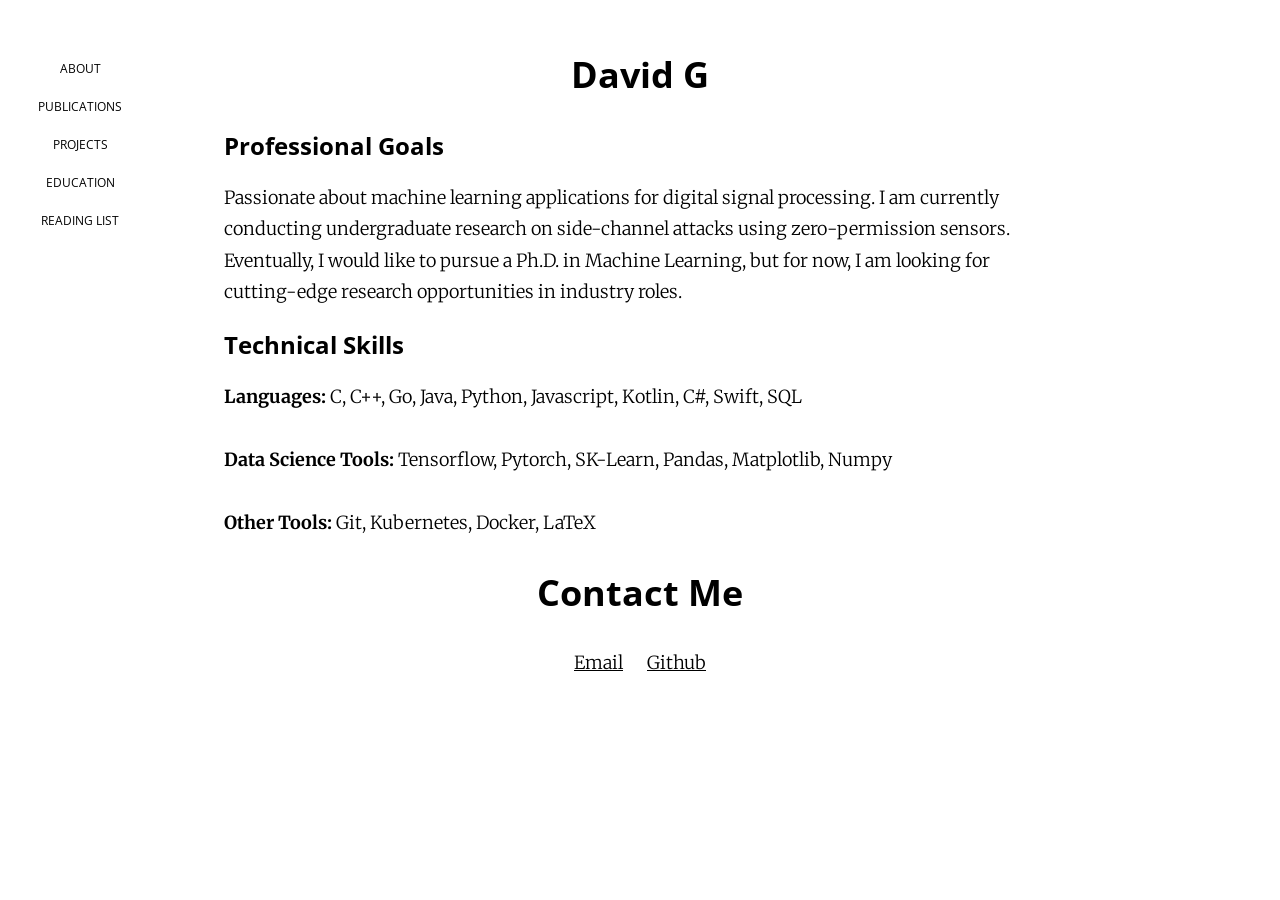
<file: index.html>
<html>
	<head>
		<meta charset="utf-8">
		<meta name="viewport" content="width=device-width">
		<meta name="viewport" content="height=device-height">
		<meta http-equiv="Content-Type" content="text/html; charset=utf-8">
		<title>David G</title>
		<link rel="stylesheet" href="css/style.css" type="text/css" media="screen">
		<link rel="apple-touch-icon" sizes="180x180" href="images/apple-touch-icon.png">
		<link rel="icon" type="image/png" sizes="32x32" href="images/favicon-32x32.png">
		<link rel="icon" type="image/png" sizes="16x16" href="images/favicon-16x16.png">
		<link rel="manifest" href="images/site.webmanifest">
		<link href='http://fonts.googleapis.com/css?family=Waiting+for+the+Sunrise' rel='stylesheet' type='text/css'>
		<link href='http://fonts.googleapis.com/css?family=Merriweather:300,400,700,400italic' rel='stylesheet' type='text/css'>
		<link href='http://fonts.googleapis.com/css?family=Open+Sans:400,700' rel='stylesheet' type='text/css'>
	</head>

	<body>
		<div class="scroll-menu">
			<a href="index.html" class="scroll-links">About</a>
			<a href="publications.html" class="scroll-links">Publications</a>
			<a href="projects.html" class="scroll-links">Projects</a>
			<a href="education.html" class="scroll-links">Education</a>
			<a href="reading.html" class="scroll-links">Reading List</a>
		</div>
		<section class="content" id="portfolio">
		
<!----------------------------------------------------ABOUT-ME START--------------------------------------------------------------------------------------->
			<h1 class="heading" id="about" name="about">David G</h1>
			<h2>Professional Goals</h2>
			<p class="subheader">
				Passionate about machine learning applications for digital signal processing. I am currently conducting undergraduate research on side-channel attacks using zero-permission sensors. Eventually, I would like to pursue a Ph.D. in Machine Learning, but for now, I am looking for cutting-edge research opportunities in industry roles.
			</p>

<!----------------------------------------------------ABOUT-ME END--------------------------------------------------------------------------------------->

<!----------------------------------------------------SKILLS START---------------------------------------------------------------------------------------->				
			<h2 class="heading" id="skills" name="skills">Technical Skills</h2>
			<div class="item">
					<div><b>Languages:</b> C, C++, Go, Java, Python, Javascript, Kotlin, C#, Swift, SQL</div>
					<br>
					<div><b>Data Science Tools:</b> Tensorflow, Pytorch, SK-Learn, Pandas, Matplotlib, Numpy</div>
					<br>
					<div><b>Other Tools:</b> Git, Kubernetes, Docker, LaTeX</div>
				</div>
<!----------------------------------------------------SKILLS END---------------------------------------------------------------------------------------->			

			<h1 class="heading" id="contact" name="contact">Contact Me</h1>
			<p class="contacts">
				<a href="mailto:dgary416@gmail.com">Email</a>
				<a href="https://github.com/david-UTU" target="_blank">Github</a>
			</p>
		</section>
	</body>
</html>
</file>
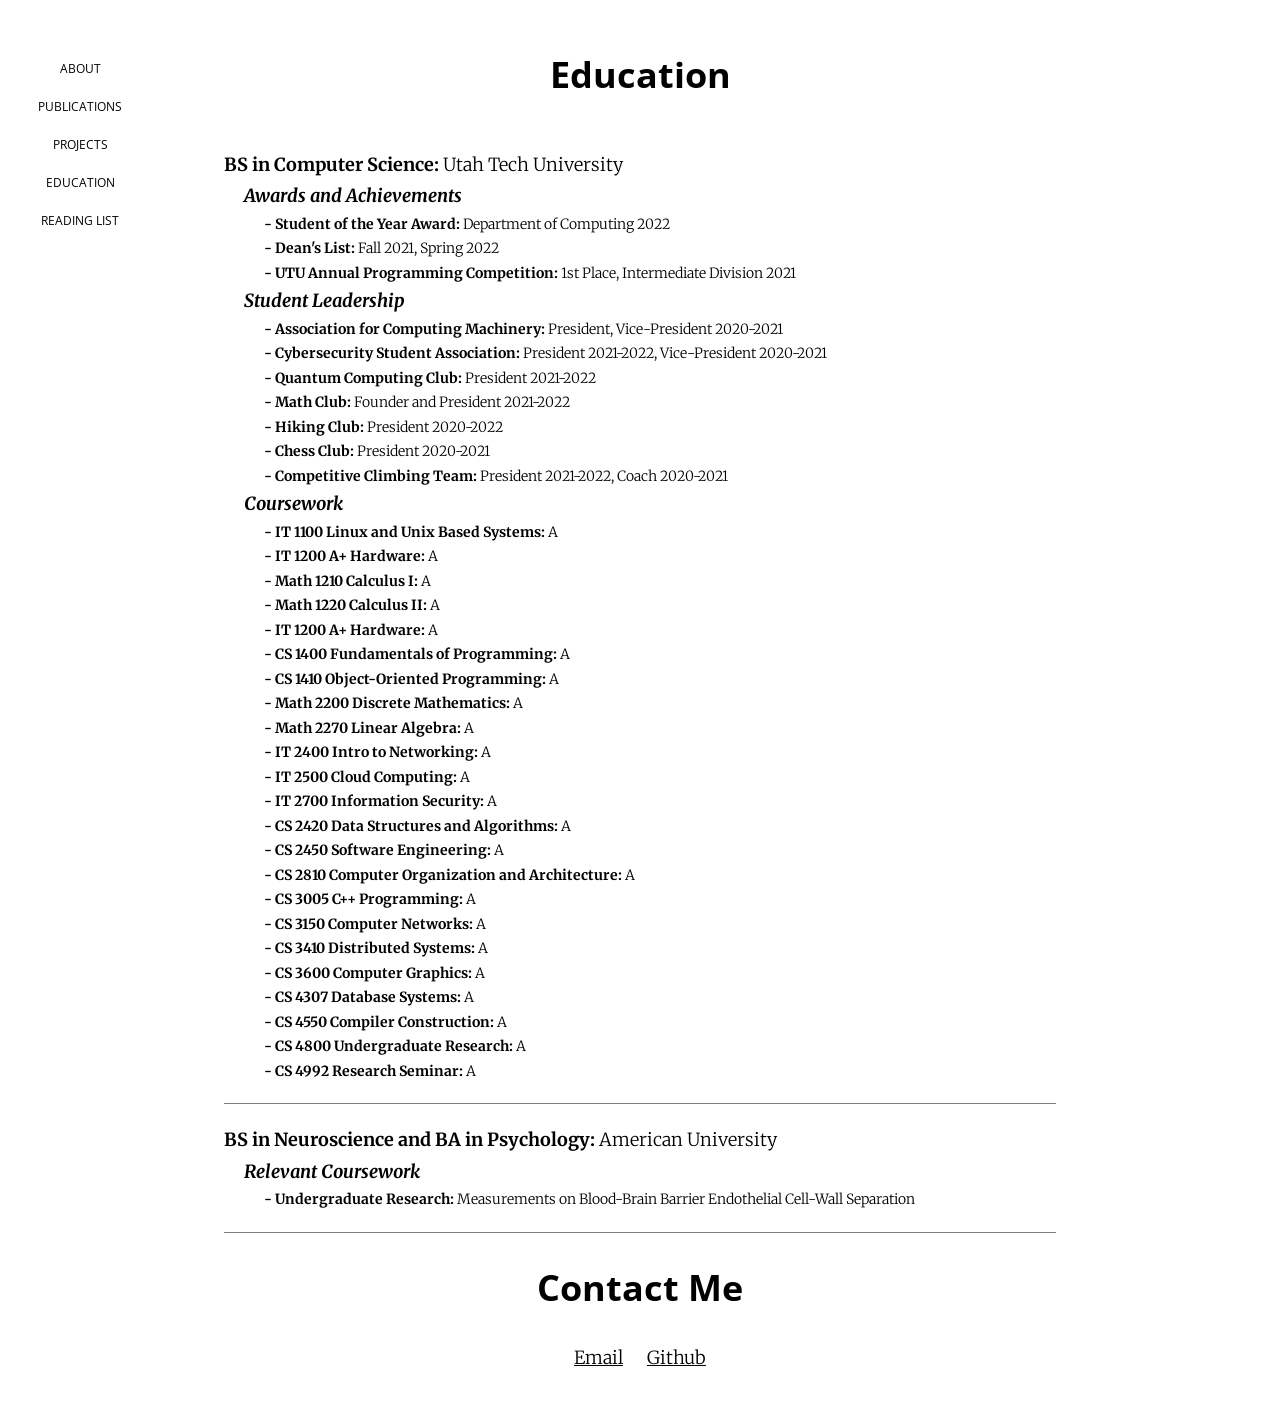
<file: education.html>
<html>
	<head>
		<meta charset="utf-8">
		<meta name="viewport" content="width=device-width">
		<meta name="viewport" content="height=device-height">
		<meta http-equiv="Content-Type" content="text/html; charset=utf-8">
		<title>David G</title>
		<link rel="stylesheet" href="css/style.css" type="text/css" media="screen">
		<link rel="apple-touch-icon" sizes="180x180" href="images/apple-touch-icon.png">
		<link rel="icon" type="image/png" sizes="32x32" href="images/favicon-32x32.png">
		<link rel="icon" type="image/png" sizes="16x16" href="images/favicon-16x16.png">
		<link rel="manifest" href="images/site.webmanifest">
		<link href='http://fonts.googleapis.com/css?family=Waiting+for+the+Sunrise' rel='stylesheet' type='text/css'>
		<link href='http://fonts.googleapis.com/css?family=Merriweather:300,400,700,400italic' rel='stylesheet' type='text/css'>
		<link href='http://fonts.googleapis.com/css?family=Open+Sans:400,700' rel='stylesheet' type='text/css'>
	</head>
	<body>
		<div class="scroll-menu">
			<a href="index.html" class="scroll-links">About</a>
			<a href="publications.html" class="scroll-links">Publications</a>
			<a href="projects.html" class="scroll-links">Projects</a>
			<a href="education.html" class="scroll-links">Education</a>
			<a href="reading.html" class="scroll-links">Reading List</a>
		</div>
		<section class="content" id="portfolio">
		
<!----------------------------------------------------EDUCATION START--------------------------------------------------------------------------------------->				
			<h1 class="heading" id="education" name="education">Education</h1>
			
			<section class="grid-collection">
				
				<div class="item">
					<div><b>BS in Computer Science:</b> Utah Tech University</div>
					<div class="paper-detail"><b><i>Awards and Achievements</i></b>
						<div class="paper-detail-sub"><b>- Student of the Year Award:</b> Department of Computing 2022</div>
						<div class="paper-detail-sub"><b>- Dean's List:</b> Fall 2021, Spring 2022</div>
						<div class="paper-detail-sub"><b>- UTU Annual Programming Competition:</b> 1st Place, Intermediate Division 2021</div>

					</div>
					<div class="paper-detail"><b><i>Student Leadership</i></b>
						<div class="paper-detail-sub"><b>- Association for Computing Machinery:</b> President, Vice-President 2020-2021</div>
						<div class="paper-detail-sub"><b>- Cybersecurity Student Association:</b> President 2021-2022, Vice-President 2020-2021</div>
						<div class="paper-detail-sub"><b>- Quantum Computing Club:</b> President 2021-2022</div>
						<div class="paper-detail-sub"><b>- Math Club:</b> Founder and President 2021-2022</div>
						<div class="paper-detail-sub"><b>- Hiking Club:</b> President 2020-2022</div>
						<div class="paper-detail-sub"><b>- Chess Club:</b> President 2020-2021</div>
						<div class="paper-detail-sub"><b>- Competitive Climbing Team:</b> President 2021-2022, Coach 2020-2021</div>
					</div>
					<div class="paper-detail"><b><i>Coursework</i></b>
						<div class="paper-detail-sub"><b>- IT 1100 Linux and Unix Based Systems:</b> A</div>
						<div class="paper-detail-sub"><b>- IT 1200 A+ Hardware:</b> A</div>
						<div class="paper-detail-sub"><b>- Math 1210 Calculus I:</b> A</div>
						<div class="paper-detail-sub"><b>- Math 1220 Calculus II:</b> A</div>
						<div class="paper-detail-sub"><b>- IT 1200 A+ Hardware:</b> A</div>
						<div class="paper-detail-sub"><b>- CS 1400 Fundamentals of Programming:</b> A</div>
						<div class="paper-detail-sub"><b>- CS 1410 Object-Oriented Programming:</b> A</div>
						<div class="paper-detail-sub"><b>- Math 2200 Discrete Mathematics:</b> A</div>
						<div class="paper-detail-sub"><b>- Math 2270 Linear Algebra:</b> A</div>
						<div class="paper-detail-sub"><b>- IT 2400 Intro to Networking:</b> A</div>
						<div class="paper-detail-sub"><b>- IT 2500 Cloud Computing:</b> A</div>
						<div class="paper-detail-sub"><b>- IT 2700 Information Security:</b> A</div>
						<div class="paper-detail-sub"><b>- CS 2420 Data Structures and Algorithms:</b> A</div>
						<div class="paper-detail-sub"><b>- CS 2450 Software Engineering:</b> A</div>
						<div class="paper-detail-sub"><b>- CS 2810 Computer Organization and Architecture:</b> A</div>
						<div class="paper-detail-sub"><b>- CS 3005 C++ Programming:</b> A</div>
						<div class="paper-detail-sub"><b>- CS 3150 Computer Networks:</b> A</div>
						<div class="paper-detail-sub"><b>- CS 3410 Distributed Systems:</b> A</div>
						<div class="paper-detail-sub"><b>- CS 3600 Computer Graphics:</b> A</div>
						<div class="paper-detail-sub"><b>- CS 4307 Database Systems:</b> A</div>
						<div class="paper-detail-sub"><b>- CS 4550 Compiler Construction:</b> A</div>
						<div class="paper-detail-sub"><b>- CS 4800 Undergraduate Research:</b> A</div>
						<div class="paper-detail-sub"><b>- CS 4992 Research Seminar:</b> A</div>
					</div>
				</div>
				
				<div class="item">
					<div><b>BS in Neuroscience and BA in Psychology:</b> American University</div>
					<div class="paper-detail"><b><i>Relevant Coursework</i></b>
						<div class="paper-detail-sub"><b>- Undergraduate Research:</b> Measurements on Blood-Brain Barrier Endothelial Cell-Wall Separation</div>
					</div>
				</div>


			</section>
<!----------------------------------------------------EDUCATION END--------------------------------------------------------------------------------------->	
			
			<h1 class="heading" id="contact" name="contact">Contact Me</h1>
			<p class="contacts">
				<a href="mailto:dgary416@gmail.com">Email</a>
				<a href="https://github.com/david-UTU" target="_blank">Github</a>
			</p>
		</section>
	</body>
</html>
</file>
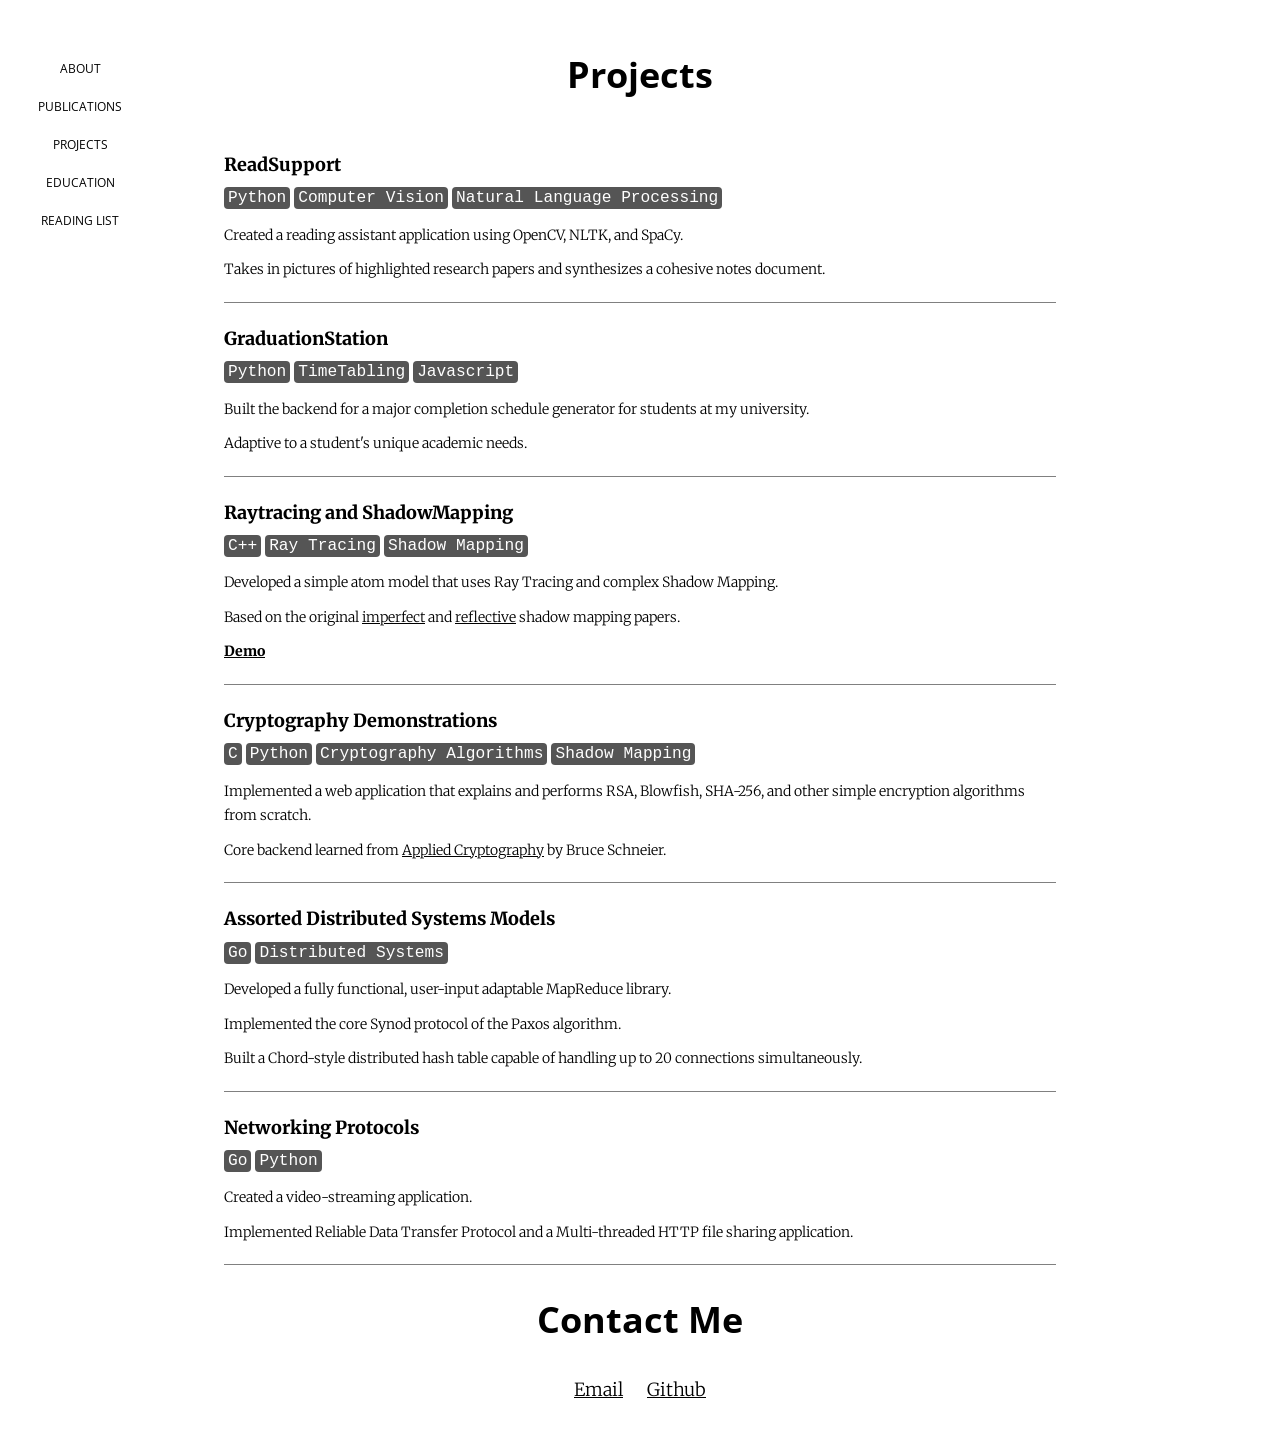
<file: projects.html>
<html>
	<head>
		<meta charset="utf-8">
		<meta name="viewport" content="width=device-width">
		<meta name="viewport" content="height=device-height">
		<meta http-equiv="Content-Type" content="text/html; charset=utf-8">
		<title>David G</title>
		<link rel="stylesheet" href="css/style.css" type="text/css" media="screen">
		<link rel="apple-touch-icon" sizes="180x180" href="images/apple-touch-icon.png">
		<link rel="icon" type="image/png" sizes="32x32" href="images/favicon-32x32.png">
		<link rel="icon" type="image/png" sizes="16x16" href="images/favicon-16x16.png">
		<link rel="manifest" href="images/site.webmanifest">
		<link href='http://fonts.googleapis.com/css?family=Waiting+for+the+Sunrise' rel='stylesheet' type='text/css'>
		<link href='http://fonts.googleapis.com/css?family=Merriweather:300,400,700,400italic' rel='stylesheet' type='text/css'>
		<link href='http://fonts.googleapis.com/css?family=Open+Sans:400,700' rel='stylesheet' type='text/css'>
	</head>

	<body>
		<div class="scroll-menu">
			<a href="index.html" class="scroll-links">About</a>
			<a href="publications.html" class="scroll-links">Publications</a>
			<a href="projects.html" class="scroll-links">Projects</a>
			<a href="education.html" class="scroll-links">Education</a>
			<a href="reading.html" class="scroll-links">Reading List</a>
		</div>
		<section class="content" id="portfolio">
		
<!----------------------------------------------------PROJECTS START---------------------------------------------------------------------------------------->	

			<h1 class="heading" id="projects" name="projectsml">Projects</h1>
			<section class="grid-collection">
				
				<!--Project 2: START-->
				<div class="item">
					<div class="project-title">ReadSupport</div>
					<div><code class="id_tags">Python</code> <code class="id_tags">Computer Vision</code> <code class="id_tags">Natural Language Processing</code></div>
					
					<div class="project-description">Created a reading assistant application using OpenCV, NLTK, and SpaCy. </div>
					<div class="project-description">Takes in pictures of highlighted research papers and synthesizes a cohesive notes document. </div>
				</div>
				<!--Project 2: END-->

				<!--Project 2: START-->
				<div class="item">
					<div class="project-title">GraduationStation</div>
					<div><code class="id_tags">Python</code> <code class="id_tags">TimeTabling</code> <code class="id_tags">Javascript</code></div>
					
					<div class="project-description">Built the backend for a major completion schedule generator for students at my university.</div>
					<div class="project-description">Adaptive to a student's unique academic needs.</div>
				</div>
				<!--Project 2: END-->

				<!--Project 2: START-->
				<div class="item">
					<div class="project-title">Raytracing and ShadowMapping</div>
					<div><code class="id_tags">C++</code> <code class="id_tags">Ray Tracing</code> <code class="id_tags">Shadow Mapping</code></div>
					
					<div class="project-description">Developed a simple atom model that uses Ray Tracing and complex Shadow Mapping.</div>
					<div class="project-description">Based on the original <a href="papers/imperfect_shadowmaps.pdf">imperfect</a> and <a href="papers/reflective_shadowmaps.pdf">reflective</a> shadow mapping papers.</div>

					<div class="project-links">
						<a href="https://drive.google.com/file/d/1gHGyJaHH7lM40BRugLgBCrITYlbBBxxv/view?usp=sharing" target="_blank">Demo</a>
					</div>
				</div>
				<!--Project 2: END-->

				<!--Project 2: START-->
				<div class="item">
					<div class="project-title">Cryptography Demonstrations</div>
					<div><code class="id_tags">C</code> <code class="id_tags">Python</code> <code class="id_tags">Cryptography Algorithms</code> <code class="id_tags">Shadow Mapping</code></div>
					
					<div class="project-description">Implemented a web application that explains and performs RSA, Blowfish, SHA-256, and other simple encryption algorithms from scratch.</div>
					<div class="project-description">Core backend learned from <a href="https://mrajacse.files.wordpress.com/2012/01/applied-cryptography-2nd-ed-b-schneier.pdf">Applied Cryptography</a> by Bruce Schneier.</div>
				</div>
				<!--Project 2: END-->

				<!--Project 2: START-->
				<div class="item">
					<div class="project-title">Assorted Distributed Systems Models</div>
					<div><code class="id_tags">Go</code> <code class="id_tags">Distributed Systems</code></div>
					
					<div class="project-description">Developed a fully functional, user-input adaptable MapReduce library.</div>
					<div class="project-description">Implemented the core Synod protocol of the Paxos algorithm.</div>
					<div class="project-description">Built a Chord-style distributed hash table capable of handling up to 20 connections simultaneously.</div>
				</div>
				<!--Project 2: END-->

				<!--Project 2: START-->
				<div class="item">
					<div class="project-title">Networking Protocols</div>
					<div><code class="id_tags">Go</code> <code class="id_tags">Python</code></div>
					
					<div class="project-description">Created a video-streaming application.</div>
					<div class="project-description">Implemented Reliable Data Transfer Protocol and a Multi-threaded HTTP file sharing application.</div>
				</div>
				<!--Project 2: END-->


			</section>
<!----------------------------------------------------PROJECTS END---------------------------------------------------------------------------------------->				

			<h1 class="heading" id="contact" name="contact">Contact Me</h1>
			<p class="contacts">
				<a href="mailto:dgary416@gmail.com">Email</a>
				<a href="https://github.com/david-UTU" target="_blank">Github</a>
			</p>
		</section>
	</body>
</html>
</file>
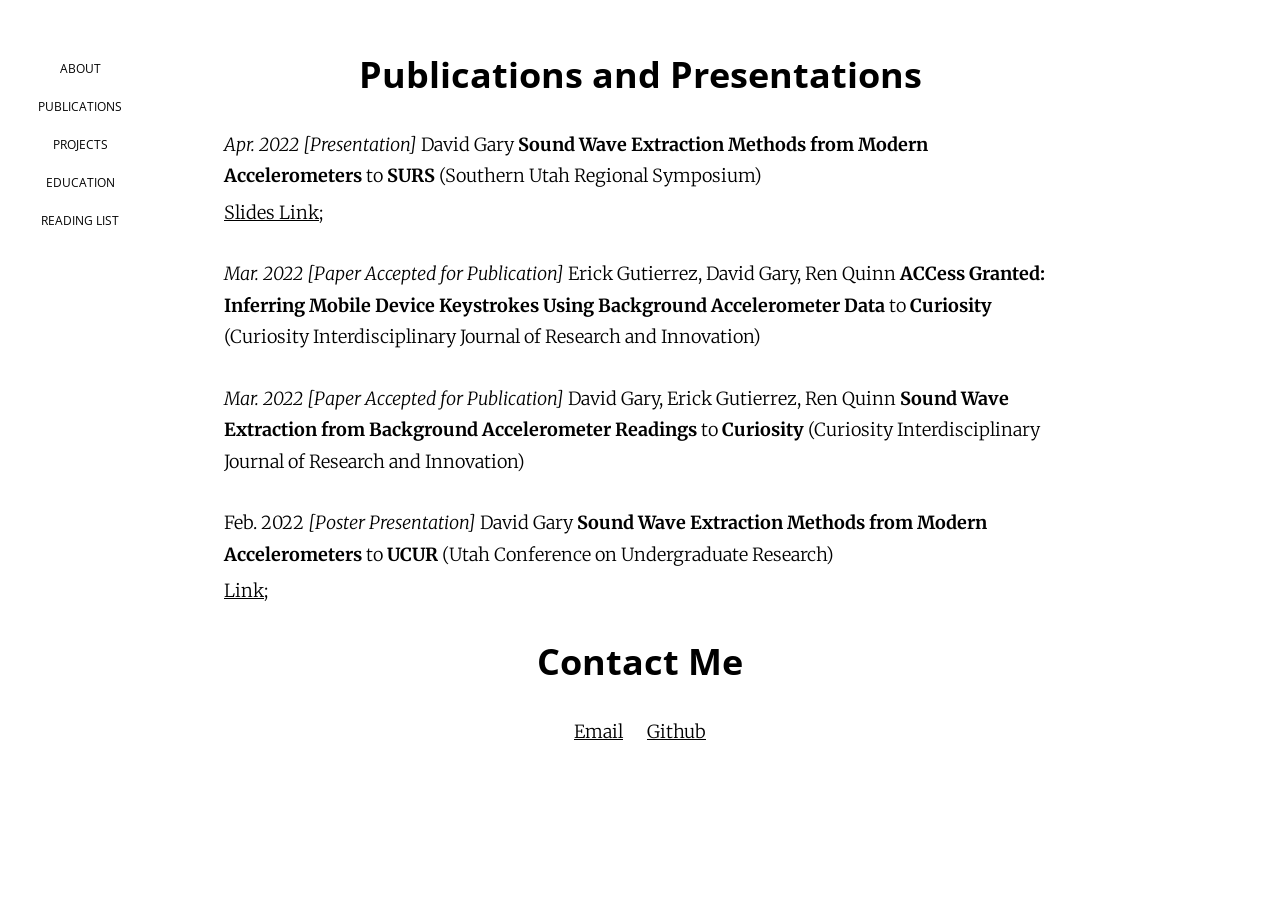
<file: publications.html>
<html>
	<head>
		<meta charset="utf-8">
		<meta name="viewport" content="width=device-width">
		<meta name="viewport" content="height=device-height">
		<meta http-equiv="Content-Type" content="text/html; charset=utf-8">
		<title>David G</title>
		<link rel="stylesheet" href="css/style.css" type="text/css" media="screen">
		<link rel="apple-touch-icon" sizes="180x180" href="images/apple-touch-icon.png">
		<link rel="icon" type="image/png" sizes="32x32" href="images/favicon-32x32.png">
		<link rel="icon" type="image/png" sizes="16x16" href="images/favicon-16x16.png">
		<link rel="manifest" href="images/site.webmanifest">
		<link href='http://fonts.googleapis.com/css?family=Waiting+for+the+Sunrise' rel='stylesheet' type='text/css'>
		<link href='http://fonts.googleapis.com/css?family=Merriweather:300,400,700,400italic' rel='stylesheet' type='text/css'>
		<link href='http://fonts.googleapis.com/css?family=Open+Sans:400,700' rel='stylesheet' type='text/css'>
	</head>

	<body>
		<div class="scroll-menu">
			<a href="index.html" class="scroll-links">About</a>
			<a href="publications.html" class="scroll-links">Publications</a>
			<a href="projects.html" class="scroll-links">Projects</a>
			<a href="education.html" class="scroll-links">Education</a>
			<a href="reading.html" class="scroll-links">Reading List</a>
		</div>
		<section class="content" id="portfolio">
		
<!----------------------------------------------------PUBLICATION START--------------------------------------------------------------------------------------->			
			<h1 class="heading" id="publications" name="publications">Publications and Presentations</h1>
	        
			<!--Paper 1: START-->
			<div class="item">
	        	<div><i>Apr. 2022 [Presentation] </i><span class="authors">David Gary </span><span class="paper-title"><b>Sound Wave Extraction Methods from Modern Accelerometers</b> </span><span class="workshop-details"> to <b>SURS</b> (Southern Utah Regional Symposium)</span></div>
	        	<div class="link">
	        		<a href="https://docs.google.com/presentation/d/1EYEU_azXYi1dknt6pp7tzTmo-h-e-4kL_xEXfTLYSsM/edit?usp=sharing" target="_blank">Slides Link</a>;
	        	</div>
	        </div>
			<!--Paper 1: END-->
			
			<!--Paper 2: START-->
			<div class="item">
	        	<div><i>Mar. 2022 [Paper Accepted for Publication] </i><span class="authors">Erick Gutierrez, David Gary, Ren Quinn </span><span class="paper-title"><b>ACCess Granted: Inferring Mobile Device Keystrokes Using Background Accelerometer Data</b> </span><span class="workshop-details"> to <b>Curiosity</b> (Curiosity Interdisciplinary Journal of Research and Innovation)</span></div>
	        </div>
			<!--Paper 2: END-->

            <!--Paper 3: START-->
			<div class="item">
	        	<div><i>Mar. 2022 [Paper Accepted for Publication] </i><span class="authors">David Gary, Erick Gutierrez, Ren Quinn </span><span class="paper-title"><b>Sound Wave Extraction from Background Accelerometer Readings</b> </span><span class="workshop-details"> to <b>Curiosity</b> (Curiosity Interdisciplinary Journal of Research and Innovation)</span></div>
	        </div>
			<!--Paper 3: END-->

            <!--Paper 4: START-->
			<div class="item">
	        	<div>Feb. 2022 <i>[Poster Presentation] </i><span class="authors">David Gary </span><span class="paper-title"><b>Sound Wave Extraction Methods from Modern Accelerometers</b> </span><span class="workshop-details"> to <b>UCUR</b> (Utah Conference on Undergraduate Research)</span></div>
	        	<div class="link">
	        		<a href="https://drive.google.com/file/d/14mD-yLh-9m2G7m1ul8AmxbsZN-lWU-hx/view?usp=sharing" target="_blank">Link</a>;
	        	</div>
	        </div>
			<!--Paper 4: END-->
            
			

<!----------------------------------------------------PUBLICATION END--------------------------------------------------------------------------------------->	

			<h1 class="heading" id="contact" name="contact">Contact Me</h1>
			<p class="contacts">
				<a href="mailto:dgary416@gmail.com">Email</a>
				<a href="https://github.com/david-UTU" target="_blank">Github</a>
			</p>
		</section>
	</body>
</html>
</file>
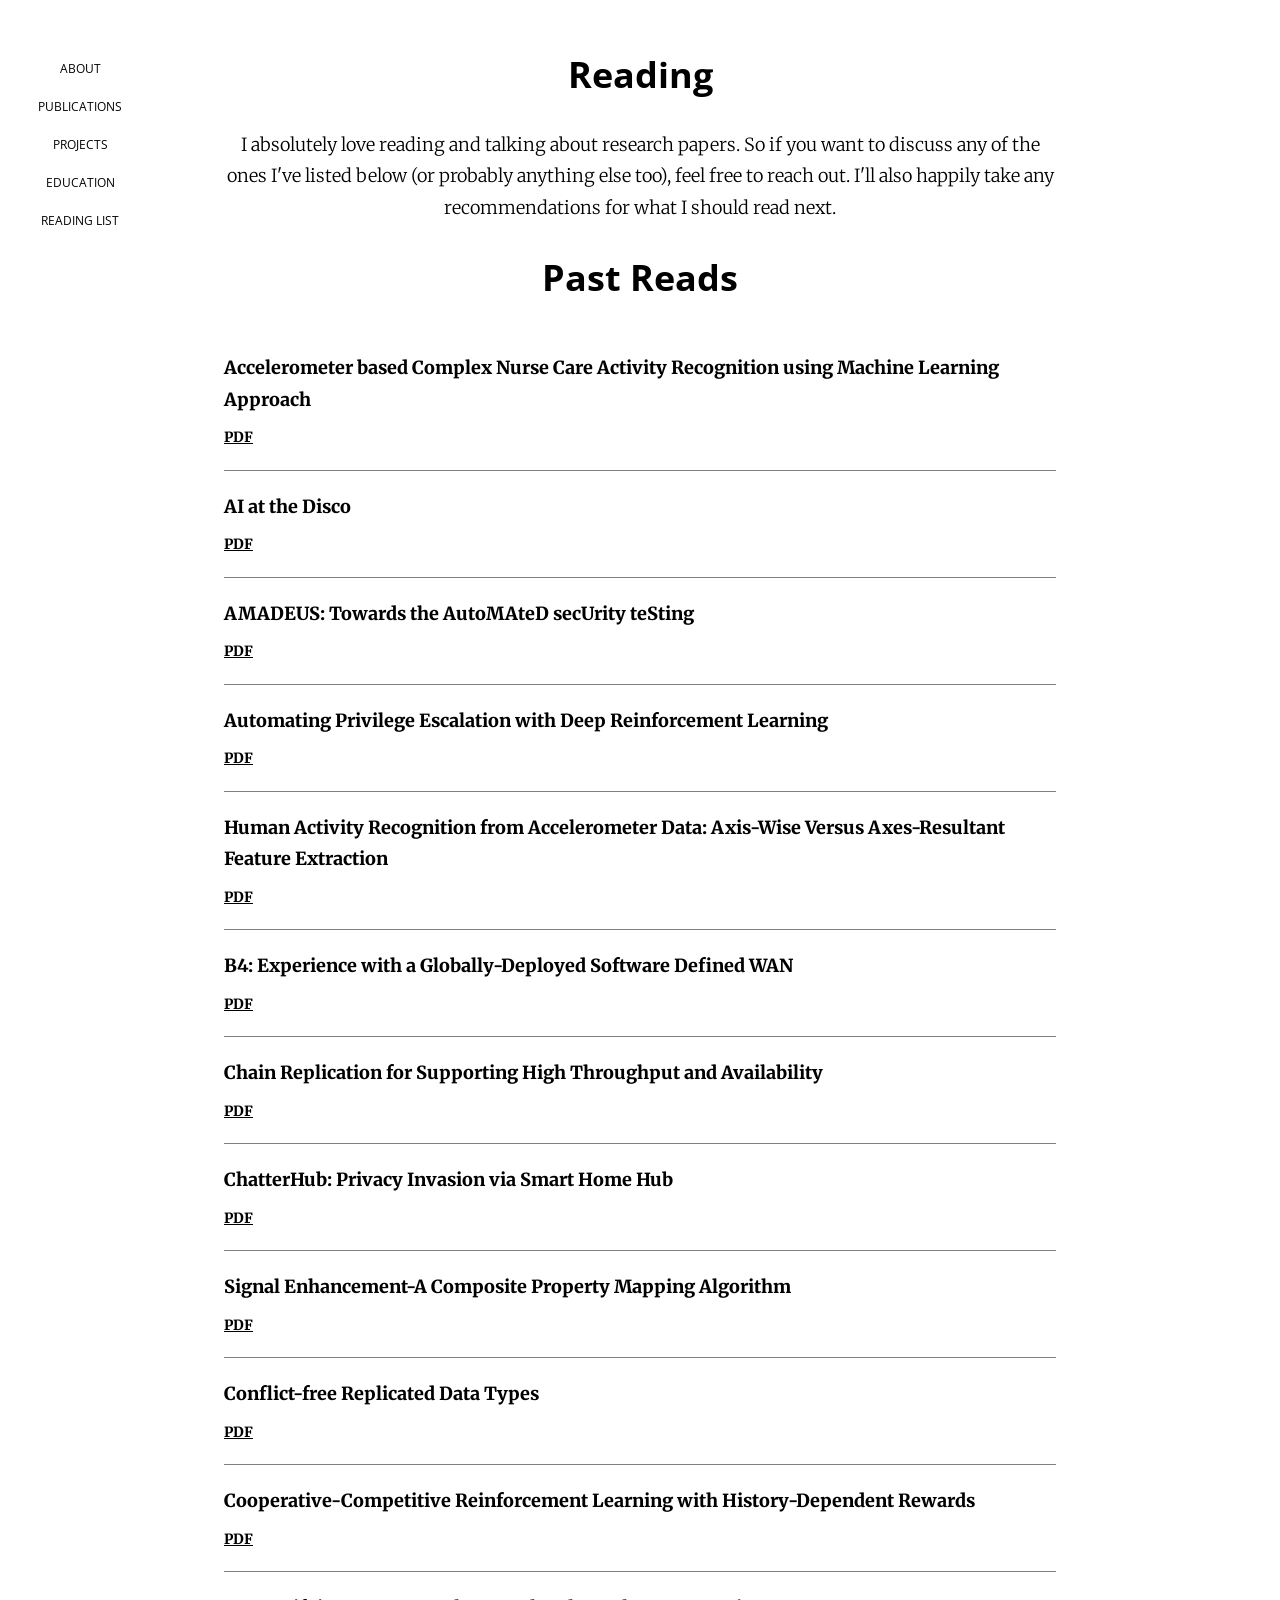
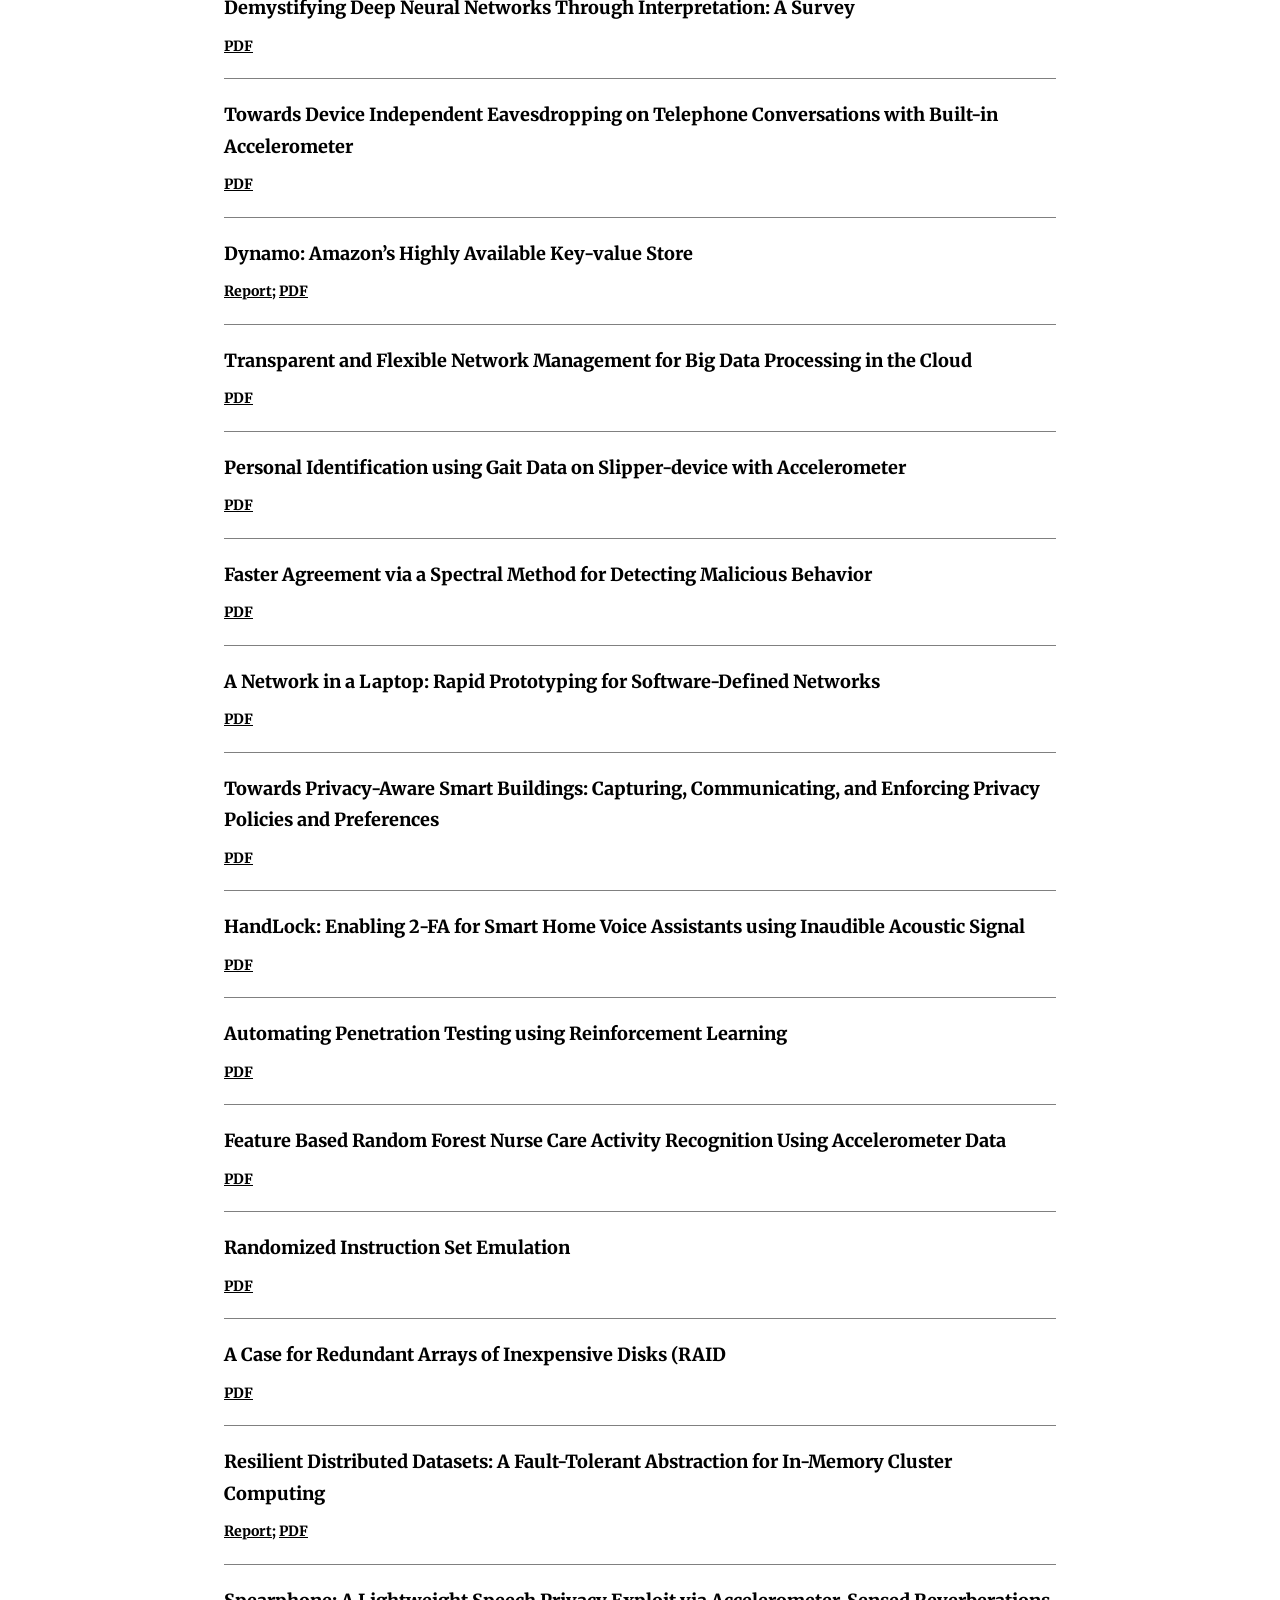
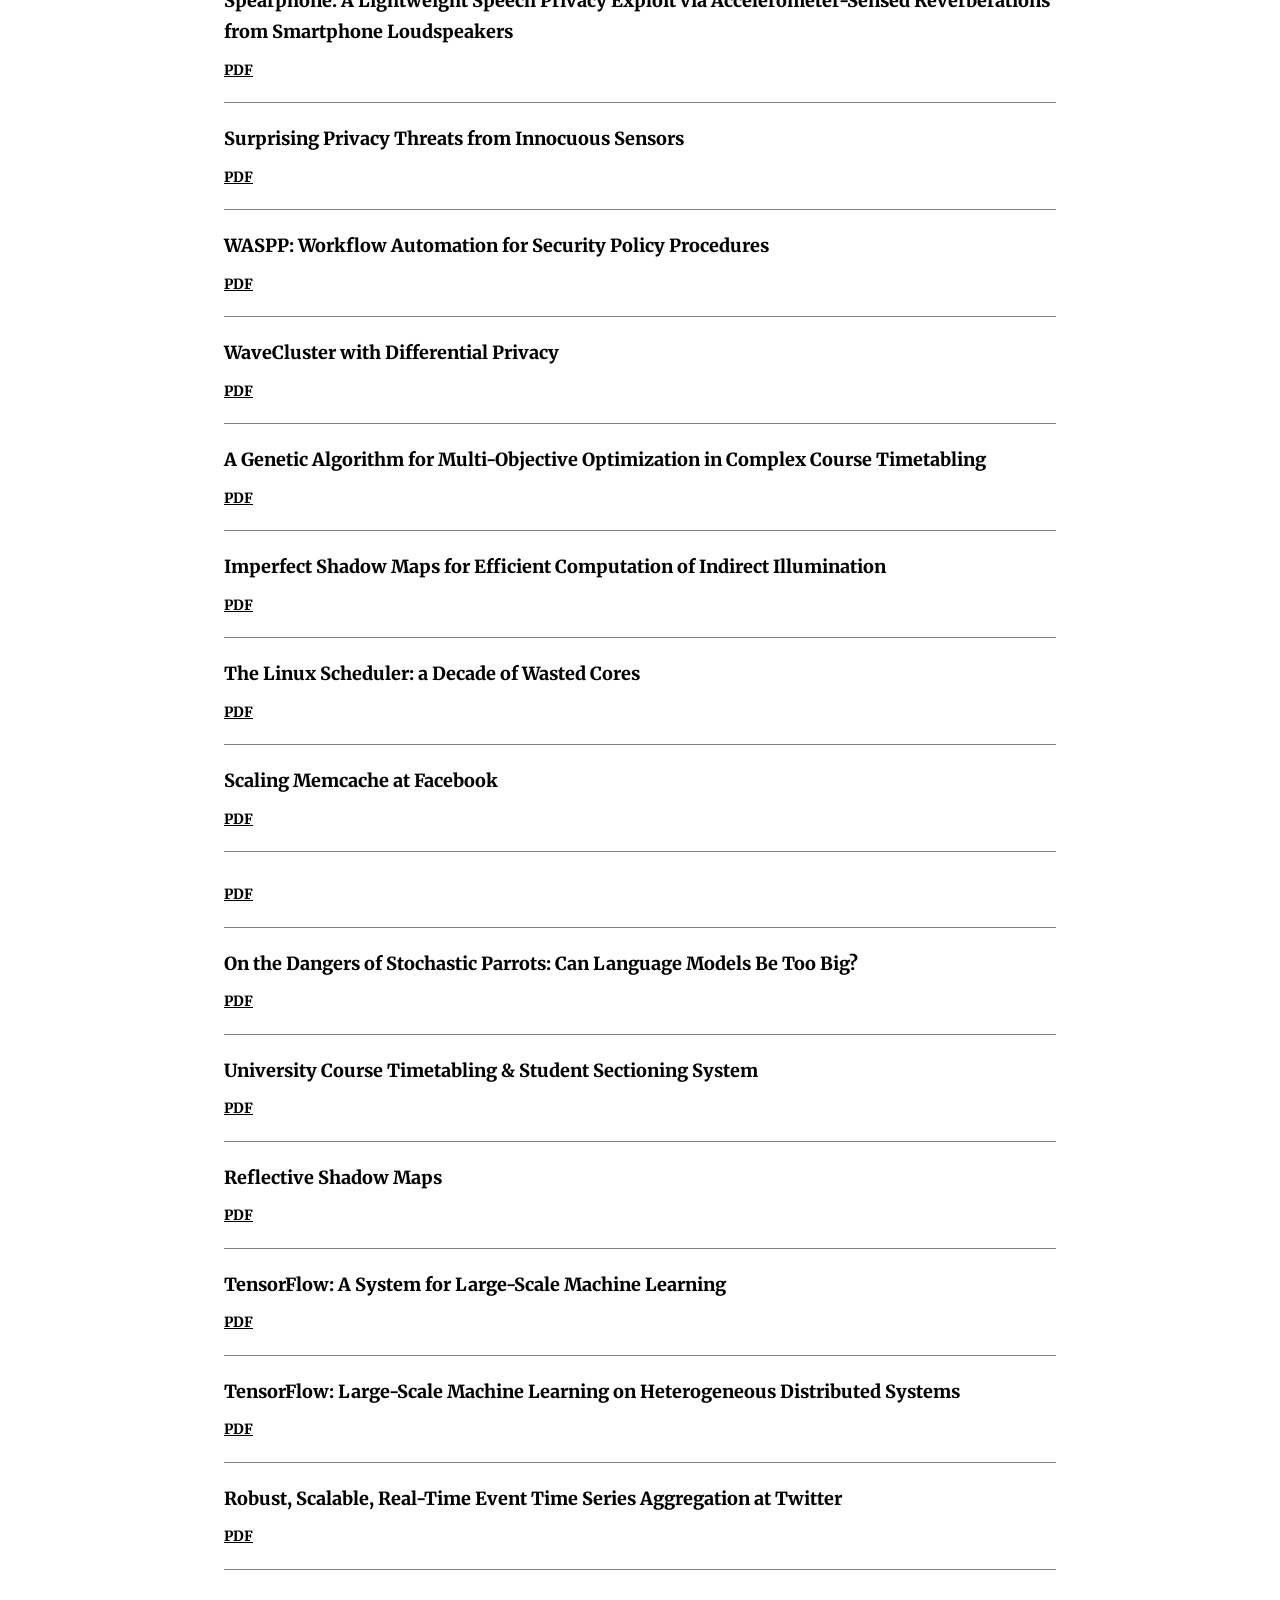
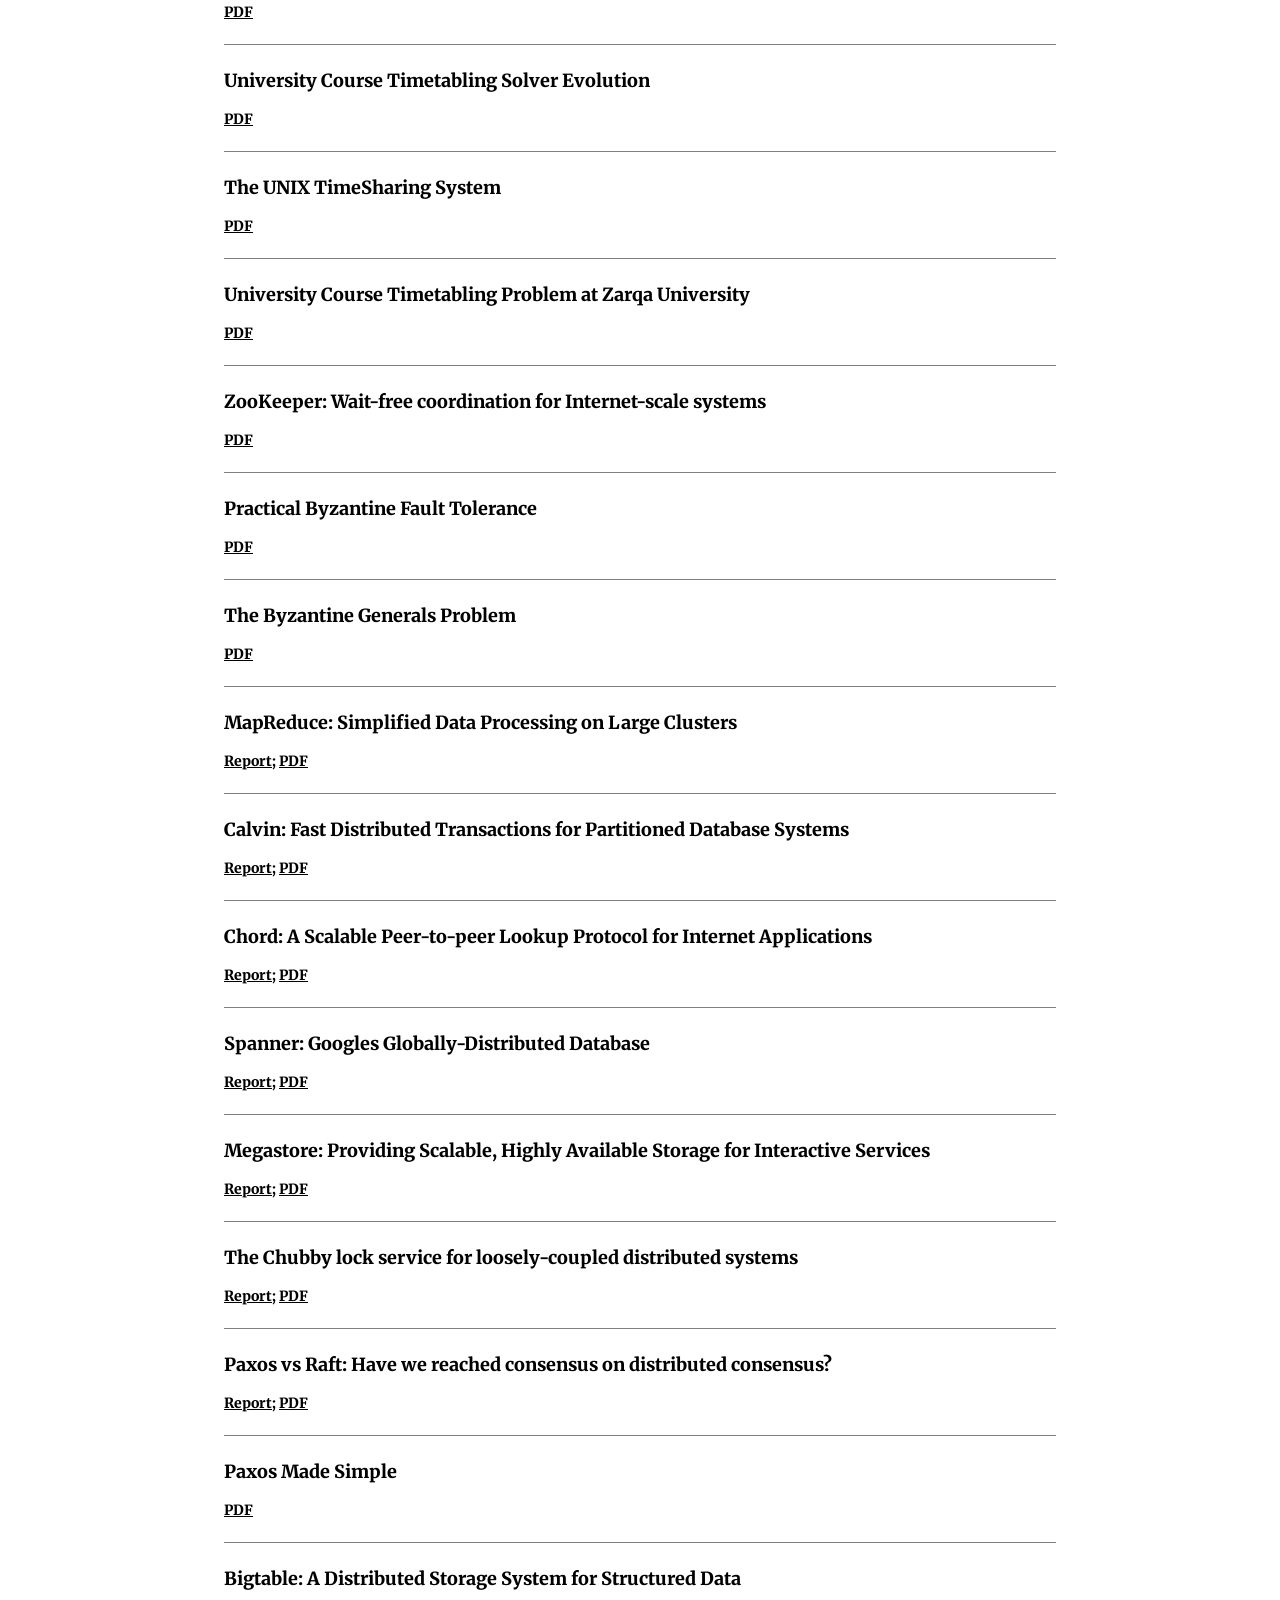
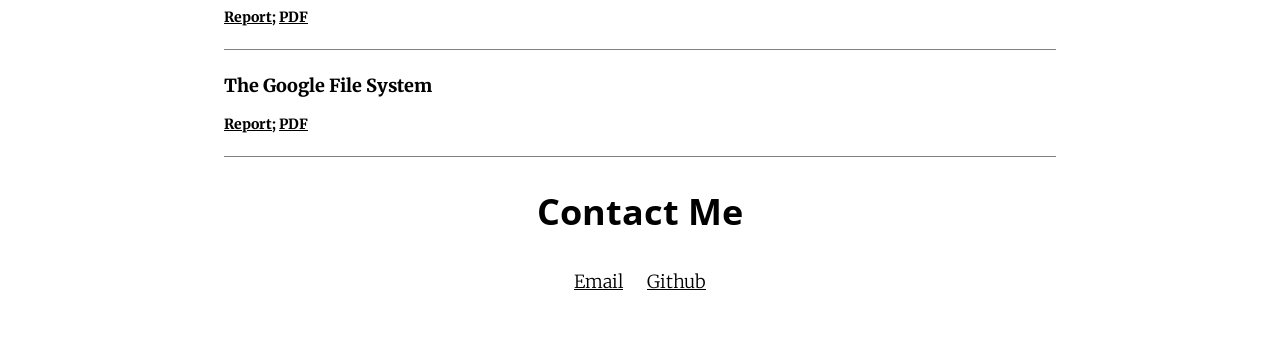
<file: reading.html>
<html>
	<head>
		<meta charset="utf-8">
		<meta name="viewport" content="width=device-width">
		<meta name="viewport" content="height=device-height">
		<meta http-equiv="Content-Type" content="text/html; charset=utf-8">
		<title>David G</title>
		<link rel="stylesheet" href="css/style.css" type="text/css" media="screen">
		<link rel="apple-touch-icon" sizes="180x180" href="images/apple-touch-icon.png">
		<link rel="icon" type="image/png" sizes="32x32" href="images/favicon-32x32.png">
		<link rel="icon" type="image/png" sizes="16x16" href="images/favicon-16x16.png">
		<link rel="manifest" href="images/site.webmanifest">
		<link href='http://fonts.googleapis.com/css?family=Waiting+for+the+Sunrise' rel='stylesheet' type='text/css'>
		<link href='http://fonts.googleapis.com/css?family=Merriweather:300,400,700,400italic' rel='stylesheet' type='text/css'>
		<link href='http://fonts.googleapis.com/css?family=Open+Sans:400,700' rel='stylesheet' type='text/css'>
	</head>
	<body>
		<div class="scroll-menu">
			<a href="index.html" class="scroll-links">About</a>
			<a href="publications.html" class="scroll-links">Publications</a>
			<a href="projects.html" class="scroll-links">Projects</a>
			<a href="education.html" class="scroll-links">Education</a>
			<a href="reading.html" class="scroll-links">Reading List</a>
		</div>
		<section class="content" id="portfolio">
		
<!----------------------------------------------------PROJECTS START---------------------------------------------------------------------------------------->	

			<h1 class="heading" id="projects" name="projectsml">Reading</h1>
            <p class="subheading">I absolutely love reading and talking about research papers. So if you want to discuss any of the ones I've listed below (or probably anything else too), feel free to reach out. I'll also happily take any recommendations for what I should read next.</p>
            

            <h1 class="heading" id="projects" name="projectsml">Past Reads</h1>
			<section class="grid-collection">				
				<!--Reading: Start-->
				<div class="item">
					<div class="project-title">Accelerometer based Complex Nurse Care Activity Recognition
                        using Machine Learning Approach</div>
					<div class="project-links">
						 
						<a href="papers/ACCBasedNurseCare.pdf" target="_blank">PDF</a>
					</div>
				</div>
				<!--Reading: End-->

                <!--Reading: Start-->
				<div class="item">
					<div class="project-title">AI at the Disco</div>
					<div class="project-links">
						 
						<a href="papers/AIDisco.pdf" target="_blank">PDF</a>
					</div>
				</div>
				<!--Reading: End-->

                <!--Reading: Start-->
				<div class="item">
					<div class="project-title">AMADEUS: Towards the AutoMAteD secUrity teSting</div>
					<div class="project-links">
						 
						<a href="papers/AMADEUS.pdf" target="_blank">PDF</a>
					</div>
				</div>
				<!--Reading: End-->

                <!--Reading: Start-->
				<div class="item">
					<div class="project-title">Automating Privilege Escalation with
                        Deep Reinforcement Learning</div>
					<div class="project-links">
						 
						<a href="papers/AutoPrivEsc.pdf" target="_blank">PDF</a>
					</div>
				</div>
				<!--Reading: End-->


                <!--Reading: Start-->
				<div class="item">
					<div class="project-title">Human Activity Recognition from Accelerometer Data:
                        Axis-Wise Versus Axes-Resultant Feature Extraction</div>
					<div class="project-links">
						 
						<a href="papers/AxesResultant.pdf" target="_blank">PDF</a>
					</div>
				</div>
				<!--Reading: End-->


                <!--Reading: Start-->
				<div class="item">
					<div class="project-title">B4: Experience with a Globally-Deployed
                        Software Defined WAN</div>
					<div class="project-links">
						 
						<a href="papers/B4.pdf" target="_blank">PDF</a>
					</div>
				</div>
				<!--Reading: End-->


                <!--Reading: Start-->
				<div class="item">
					<div class="project-title">Chain Replication for Supporting
                        High Throughput and Availability</div>
					<div class="project-links">
						 
						<a href="papers/ChainReplication.pdf" target="_blank">PDF</a>
					</div>
				</div>
				<!--Reading: End-->


                <!--Reading: Start-->
				<div class="item">
					<div class="project-title">ChatterHub: Privacy Invasion via Smart Home Hub</div>
					<div class="project-links">
						 
						<a href="papers/ChatterHub.pdf" target="_blank">PDF</a>
					</div>
				</div>
				<!--Reading: End-->


                <!--Reading: Start-->
				<div class="item">
					<div class="project-title">Signal Enhancement-A Composite Property
                        Mapping Algorithm</div>
					<div class="project-links">
						 
						<a href="papers/CompositePropertyMapping.pdf" target="_blank">PDF</a>
					</div>
				</div>
				<!--Reading: End-->


                <!--Reading: Start-->
				<div class="item">
					<div class="project-title">Conflict-free Replicated Data Types</div>
					<div class="project-links">
						 
						<a href="papers/ConflictFree.pdf" target="_blank">PDF</a>
					</div>
				</div>
				<!--Reading: End-->


                <!--Reading: Start-->
				<div class="item">
					<div class="project-title">Cooperative-Competitive Reinforcement Learning with
                        History-Dependent Rewards</div>
					<div class="project-links">
						 
						<a href="papers/Cooperative_Competitive_Reinforcement_Learning_with_History_Dependent_Rewards.pdf" target="_blank">PDF</a>
					</div>
				</div>
				<!--Reading: End-->


                <!--Reading: Start-->
				<div class="item">
					<div class="project-title">Demystifying Deep Neural Networks Through
                        Interpretation: A Survey</div>
					<div class="project-links">
						 
						<a href="papers/DemystifyingDeepNeural.pdf" target="_blank">PDF</a>
					</div>
				</div>
				<!--Reading: End-->


                <!--Reading: Start-->
				<div class="item">
					<div class="project-title">Towards Device Independent Eavesdropping on Telephone
                        Conversations with Built-in Accelerometer</div>
					<div class="project-links">
						 
						<a href="papers/DeviceIndependent.pdf" target="_blank">PDF</a>
					</div>
				</div>
				<!--Reading: End-->


                <!--Reading: Start-->
				<div class="item">
					<div class="project-title">Dynamo: Amazon’s Highly Available Key-value Store </div>
					<div class="project-links">
						<a href="writeups/Dynamo.pdf" target="_blank">Report</a>; 
						<a href="papers/Dynamo.pdf" target="_blank">PDF</a>
					</div>
				</div>
				<!--Reading: End-->


                <!--Reading: Start-->
				<div class="item">
					<div class="project-title">Transparent and Flexible Network Management for
                        Big Data Processing in the Cloud</div>
					<div class="project-links">
						 
						<a href="papers/FlowComb.pdf" target="_blank">PDF</a>
					</div>
				</div>
				<!--Reading: End-->


                <!--Reading: Start-->
				<div class="item">
					<div class="project-title">Personal Identification using Gait Data on Slipper-device with
                        Accelerometer</div>
					<div class="project-links">
						 
						<a href="papers/GaitData.pdf" target="_blank">PDF</a>
					</div>
				</div>
				<!--Reading: End-->


                <!--Reading: Start-->
				<div class="item">
					<div class="project-title">Faster Agreement via a Spectral Method for Detecting Malicious
                        Behavior</div>
					<div class="project-links">
						 
						<a href="papers/fullpolyBA.pdf" target="_blank">PDF</a>
					</div>
				</div>
				<!--Reading: End-->


                <!--Reading: Start-->
				<div class="item">
					<div class="project-title">A Network in a Laptop: Rapid Prototyping for
                        Software-Defined Networks</div>
					<div class="project-links">
						 
						<a href="papers/Mininet.pdf" target="_blank">PDF</a>
					</div>
				</div>
				<!--Reading: End-->


                <!--Reading: Start-->
				<div class="item">
					<div class="project-title">Towards Privacy-Aware Smart Buildings: Capturing, Communicating, and
                        Enforcing Privacy Policies and Preferences</div>
					<div class="project-links">
						 
						<a href="papers/PrivacyAwareSmartBuildings.pdf" target="_blank">PDF</a>
					</div>
				</div>
				<!--Reading: End-->


                <!--Reading: Start-->
				<div class="item">
					<div class="project-title">HandLock: Enabling 2-FA for Smart Home Voice Assistants using
                        Inaudible Acoustic Signal</div>
					<div class="project-links">
						 
						<a href="papers/RAID2021.pdf" target="_blank">PDF</a>
					</div>
				</div>
				<!--Reading: End-->


                <!--Reading: Start-->
				<div class="item">
					<div class="project-title">Automating Penetration Testing using Reinforcement Learning</div>
					<div class="project-links">
						 
						<a href="papers/RL_PenTesting.pdf" target="_blank">PDF</a>
					</div>
				</div>
				<!--Reading: End-->


                <!--Reading: Start-->
				<div class="item">
					<div class="project-title">Feature Based Random Forest Nurse Care Activity
                        Recognition Using Accelerometer Data</div>
					<div class="project-links">
						 
						<a href="papers/RandomForestNurseCare.pdf" target="_blank">PDF</a>
					</div>
				</div>
				<!--Reading: End-->


                <!--Reading: Start-->
				<div class="item">
					<div class="project-title">Randomized Instruction Set Emulation</div>
					<div class="project-links">
						<a href="papers/RandomizingInstructionSet.pdf" target="_blank">PDF</a>
					</div>
				</div>
				<!--Reading: End-->


                <!--Reading: Start-->
				<div class="item">
					<div class="project-title">A Case for Redundant Arrays of Inexpensive Disks (RAID</div>
					<div class="project-links">
						<a href="papers/RedundantArraysInexpensiveDisks.pdf" target="_blank">PDF</a>
					</div>
				</div>
				<!--Reading: End-->


                <!--Reading: Start-->
				<div class="item">
					<div class="project-title">Resilient Distributed Datasets: A Fault-Tolerant Abstraction for
                        In-Memory Cluster Computing</div>
					<div class="project-links">
						<a href="writeups/RDD.pdf" target="_blank">Report</a>; 
						<a href="papers/ResiliantDistributedDatasets.pdf" target="_blank">PDF</a>
					</div>
				</div>
				<!--Reading: End-->


                <!--Reading: Start-->
				<div class="item">
					<div class="project-title">Spearphone: A Lightweight Speech Privacy Exploit via
                        Accelerometer-Sensed Reverberations from Smartphone
                        Loudspeakers</div>
					<div class="project-links">
						 
						<a href="papers/Spearphone.pdf" target="_blank">PDF</a>
					</div>
				</div>
				<!--Reading: End-->


                <!--Reading: Start-->
				<div class="item">
					<div class="project-title">Surprising Privacy Threats from Innocuous Sensors</div>
					<div class="project-links">
						 
						<a href="papers/Surprising.pdf" target="_blank">PDF</a>
					</div>
				</div>
				<!--Reading: End-->


                <!--Reading: Start-->
				<div class="item">
					<div class="project-title">WASPP: Workflow Automation for Security Policy Procedures</div>
					<div class="project-links">
						 
						<a href="papers/WASPP.pdf" target="_blank">PDF</a>
					</div>
				</div>
				<!--Reading: End-->


                <!--Reading: Start-->
				<div class="item">
					<div class="project-title">WaveCluster with Differential Privacy</div>
					<div class="project-links">
						 
						<a href="papers/WaveCluster.pdf" target="_blank">PDF</a>
					</div>
				</div>
				<!--Reading: End-->


                <!--Reading: Start-->
				<div class="item">
					<div class="project-title">A Genetic Algorithm for Multi-Objective Optimization in
                        Complex Course Timetabling</div>
					<div class="project-links">
						 
						<a href="papers/geneticTimetabling.pdf" target="_blank">PDF</a>
					</div>
				</div>
				<!--Reading: End-->
                <!--Reading: Start-->
				<div class="item">
					<div class="project-title">Imperfect Shadow Maps for Efficient Computation of Indirect Illumination</div>
					<div class="project-links">
						 
						<a href="papers/imperfect_shadowmaps.pdf" target="_blank">PDF</a>
					</div>
				</div>
				<!--Reading: End-->


                <!--Reading: Start-->
				<div class="item">
					<div class="project-title">The Linux Scheduler: a Decade of Wasted Cores</div>
					<div class="project-links">
						 
						<a href="papers/linuxScheduler.pdf" target="_blank">PDF</a>
					</div>
				</div>
				<!--Reading: End-->


                <!--Reading: Start-->
				<div class="item">
					<div class="project-title">Scaling Memcache at Facebook</div>
					<div class="project-links">
						 
						<a href="papers/memcached.pdf" target="_blank">PDF</a>
					</div>
				</div>
				<!--Reading: End-->


                <!--Reading: Start-->
				<div class="item">
					<div class="project-title"></div>
					<div class="project-links">
						 
						<a href="papers/" target="_blank">PDF</a>
					</div>
				</div>
				<!--Reading: End-->


                <!--Reading: Start-->
				<div class="item">
					<div class="project-title">On the Dangers of Stochastic Parrots:
                        Can Language Models Be Too Big?</div>
					<div class="project-links">
						 
						<a href="papers/mlDangers.pdf" target="_blank">PDF</a>
					</div>
				</div>
				<!--Reading: End-->


                <!--Reading: Start-->
				<div class="item">
					<div class="project-title">University Course Timetabling & Student Sectioning System</div>
					<div class="project-links">
						 
						<a href="papers/mms.pdf" target="_blank">PDF</a>
					</div>
				</div>
				<!--Reading: End-->


                <!--Reading: Start-->
				<div class="item">
					<div class="project-title">Reflective Shadow Maps</div>
					<div class="project-links">
						 
						<a href="papers/reflective_shadowmaps.pdf" target="_blank">PDF</a>
					</div>
				</div>
				<!--Reading: End-->


                <!--Reading: Start-->
				<div class="item">
					<div class="project-title">TensorFlow: A System for Large-Scale
                        Machine Learning</div>
					<div class="project-links">
						 
						<a href="papers/tensorflow.pdf" target="_blank">PDF</a>
					</div>
				</div>
				<!--Reading: End-->


                <!--Reading: Start-->
				<div class="item">
					<div class="project-title">TensorFlow:
                        Large-Scale Machine Learning on Heterogeneous Distributed Systems</div>
					<div class="project-links">
						 
						<a href="papers/tensorflowWhitePaper.pdf" target="_blank">PDF</a>
					</div>
				</div>
				<!--Reading: End-->


                <!--Reading: Start-->
				<div class="item">
					<div class="project-title">Robust, Scalable, Real-Time Event
                        Time Series Aggregation at Twitter</div>
					<div class="project-links">
						 
						<a href="papers/twitter.pdf" target="_blank">PDF</a>
					</div>
				</div>
				<!--Reading: End-->


                <!--Reading: Start-->
				<div class="item">
					<div class="project-title"></div>
					<div class="project-links">
						 
						<a href="papers/" target="_blank">PDF</a>
					</div>
				</div>
				<!--Reading: End-->


                <!--Reading: Start-->
				<div class="item">
					<div class="project-title">University Course Timetabling
                        Solver Evolution</div>
					<div class="project-links">
						 
						<a href="papers/unitime_evolution.pdf" target="_blank">PDF</a>
					</div>
				</div>
				<!--Reading: End-->


                <!--Reading: Start-->
				<div class="item">
					<div class="project-title">The UNIX TimeSharing System</div>
					<div class="project-links">
						 
						<a href="papers/unixTimeSharing.pdf" target="_blank">PDF</a>
					</div>
				</div>
				<!--Reading: End-->


                <!--Reading: Start-->
				<div class="item">
					<div class="project-title">University Course Timetabling Problem at Zarqa
                        University</div>
					<div class="project-links">
						 
						<a href="papers/zarqa.pdf" target="_blank">PDF</a>
					</div>
				</div>
				<!--Reading: End-->


                <!--Reading: Start-->
				<div class="item">
					<div class="project-title">ZooKeeper: Wait-free coordination for Internet-scale systems</div>
					<div class="project-links">
						 
						<a href="papers/zookeeper.pdf" target="_blank">PDF</a>
					</div>
				</div>
				<!--Reading: End-->


                <!--Reading: Start-->
				<div class="item">
					<div class="project-title">Practical Byzantine Fault Tolerance</div>
					<div class="project-links">
						 
						<a href="papers/pracByz.pdf" target="_blank">PDF</a>
					</div>
				</div>
				<!--Reading: End-->


                <!--Reading: Start-->
				<div class="item">
					<div class="project-title">The Byzantine Generals Problem </div>
					<div class="project-links">
						 
						<a href="papers/byz.pdf" target="_blank">PDF</a>
					</div>
				</div>
				<!--Reading: End-->


                <!--Reading: Start-->
				<div class="item">
					<div class="project-title">MapReduce: Simplified Data Processing on Large Clusters</div>
					<div class="project-links">
						<a href="writeups/MapReduce.pdf" target="_blank">Report</a>; 
						<a href="papers/mapreduce-simplified-data-processing-on-large-clusters.pdf" target="_blank">PDF</a>
					</div>
				</div>
				<!--Reading: End-->


                <!--Reading: Start-->
				<div class="item">
					<div class="project-title">Calvin: Fast Distributed Transactions
                        for Partitioned Database Systems</div>
					<div class="project-links">
						<a href="writeups/Calvin.pdf" target="_blank">Report</a>; 
						<a href="papers/calvin-fast-distributed-transactions-for-partitioned-database-systems.pdf" target="_blank">PDF</a>
					</div>
                </div>
				<!--Reading: End-->


                <!--Reading: Start-->
				<div class="item">
					<div class="project-title">Chord: A Scalable Peer-to-peer Lookup Protocol
                        for Internet Applications</div>
					<div class="project-links">
						<a href="writeups/Chord.pdf" target="_blank">Report</a>; 
						<a href="papers/chord-a-scalable-peer-to-peer-lookup-protocol-for-internet-applications.pdf" target="_blank">PDF</a>
					</div>
				</div>
				<!--Reading: End-->
                <!--Reading: Start-->
				<div class="item">
					<div class="project-title">Spanner: Googles Globally-Distributed Database</div>
					<div class="project-links">
						<a href="writeups/Spanner.pdf" target="_blank">Report</a>; 
						<a href="papers/spanner-googles-globally-distributed-database.pdf" target="_blank">PDF</a>
					</div>
				</div>
				<!--Reading: End-->


                <!--Reading: Start-->
				<div class="item">
					<div class="project-title">Megastore: Providing Scalable, Highly Available
                        Storage for Interactive Services</div>
					<div class="project-links">
						<a href="writeups/Megastore.pdf" target="_blank">Report</a>; 
						<a href="papers/megastore-providing-scalable-highly-available-storage-for-interactive-services.pdf" target="_blank">PDF</a>
					</div>
				</div>
				<!--Reading: End-->


                <!--Reading: Start-->
				<div class="item">
					<div class="project-title">The Chubby lock service for loosely-coupled distributed systems</div>
					<div class="project-links">
						<a href="writeups/Chubby.pdf" target="_blank">Report</a>; 
						<a href="papers/the-chubby-lock-service-for-loosely-coupled-distributed-systems.pdf" target="_blank">PDF</a>
					</div>
				</div>
				<!--Reading: End-->


                <!--Reading: Start-->
				<div class="item">
					<div class="project-title">Paxos vs Raft: Have we reached consensus on
                        distributed consensus?</div>
					<div class="project-links">
						<a href="writeups/Paxos.pdf" target="_blank">Report</a>; 
						<a href="papers/paxos-vs-raft-have-we-reached-consensus-on-distributed-consensus.pdf" target="_blank">PDF</a>
					</div>
				</div>
				<!--Reading: End-->


                <!--Reading: Start-->
				<div class="item">
					<div class="project-title">Paxos Made Simple</div>
					<div class="project-links">
						 
						<a href="papers/paxos-made-simple.pdf" target="_blank">PDF</a>
					</div>
				</div>
				<!--Reading: End-->


                <!--Reading: Start-->
				<div class="item">
					<div class="project-title">Bigtable: A Distributed Storage System for Structured Data</div>
					<div class="project-links">
						<a href="writeups/Bigtable.pdf" target="_blank">Report</a>; 
						<a href="papers/bigtable-a-distributed-storage-system-for-structured-data.pdf" target="_blank">PDF</a>
					</div>
				</div>
				<!--Reading: End-->

                <!--Reading: Start-->
				<div class="item">
					<div class="project-title">The Google File System</div>
					<div class="project-links">
						<a href="writeups/GFS.pdf" target="_blank">Report</a>; 
						<a href="papers/google-file-system.pdf" target="_blank">PDF</a>
					</div>
				</div>
				<!--Reading: End-->


                
			</section>
<!----------------------------------------------------PROJECTS END---------------------------------------------------------------------------------------->				

			<h1 class="heading" id="contact" name="contact">Contact Me</h1>
			<p class="contacts">
				<a href="mailto:dgary416@gmail.com">Email</a>
				<a href="https://github.com/david-UTU" target="_blank">Github</a>
			</p>
		</section>
	</body>
</html>
</file>
<file: css/style.css>
.small-caps {
    -ms-font-feature-settings: "smcp";
    -moz-font-feature-settings: "smcp";
    -webkit-font-feature-settings: "smcp";
    font-feature-settings: "smcp";
}

.text-figures { 
    -moz-font-feature-settings: 'onum';
    -ms-font-feature-settings: 'onum';
    -webkit-font-feature-settings: 'onum';
    font-feature-settings: 'onum';
}

body{
    font-family: 'Merriweather', Georgia, serif;
    margin: 0;
    padding: 0;	
    background-color: #fff;
}
h1, h2, h3, h4, h5, h6{
    font-family: 'Open Sans', sans-serif;
}
h1{
    font-size: 36px;
    text-align: center;
}
.subheading {
    font-size: 18px;
    text-align: center;
}
h3{
    font-size: 24px;
}
h6{
    font-size: 22px;
    font-weight: 300;
    color: #000;
}
p, .item{
    font-size: 18px;
    font-weight: 300;
    line-height: 1.75;
}
a{
    color: #000;
}


.id_tags{
    padding: 2px 4px;
    font-size: 90%;
    color: #fff;
    background-color: #555;
    border-radius: 4px;
}
.scroll-menu{
    display: inline-block;
    position: fixed;
    left: 3%;
    top: 50px;
    z-index: 0;
}
.scroll-menu .scroll-links{ 
    font-family: 'Open Sans', sans-serif;
    display: block;
    text-decoration: none;
    padding: 10px 0px;
    font-size: 12px;
    color: #000;
    text-align: center;
    border-bottom: 1px solid #fff;
    text-transform: uppercase;
}
.scroll-menu .scroll-links.last-link{
    border-bottom: none;
}
.full-page{
    width: 100%;
    height: 100%;
    z-index: 100;
    background-color: #fff;
    position: relative;
}

.full-page h1, .full-page h6, .full-page a{
    font-family: Caflisch Script Pro, cursive;
}

.full-page a{
    text-decoration: none;
    color: #4B0082;
}

.full-page h1, .full-page h6{
    margin: 0px;
}

.full-page h1{
    font-size: 3em;
    line-height: 1.2em;
}

.full-page h6{
    font-size: 1em;
    color: #666;
}
.uppercase{
    text-transform: uppercase;
}
.wrapper .container{
    display: table;
       width: 100%;
       height: 100%;
}

.wrapper .container .dummy{
    display: table-cell;
    text-align: center;
    vertical-align: middle;
    padding: 0px 10%;
}
.full-page a.button{
    text-decoration: none;
    width: 200px;
    padding: 10px 0px;
    margin: 10px 0px;
    border: 1px solid;
    display: inline-block;
    text-transform: uppercase;
}

.full-page a.button.white{
    color: #fff;
}

.full-page a.button.white:hover{
    background: #222;
}
.content{
    width: 65%;
    margin: 50px auto;
}
.item{
    margin-bottom: 30px;
}
.item .college-name, .item .skill-type{
    font-weight: 400;
}
.item .year-address, .item .skills{
    color: #000;
}
.grid-collection .item{
    margin-bottom: 0px;
    padding: 20px 0px;
    border-bottom: 1px solid grey;
}
.grid-item{
    position: relative;
    margin-bottom: 50px;
}
.grid-item .content-wrapper{
    position: absolute;
    top: 0px;
    width: 100%;
    height: 100%;
    background: rgba(0,0,0,0.4);
    opacity: 0;
    transition: opacity .3s ease-out;
    -moz-transition: opacity .3s ease-out;
    -webkit-transition: opacity .3s ease-out;
    -o-transition: opacity .3s ease-out;
    text-align: center;
}
.grid-item:hover .content-wrapper{
    opacity: 1;
}
.grid-item .content-wrapper .button{
    background: #fff;
    padding: 10px 25px;
    color: #000;
    text-decoration: none;
    font-family: 'Open Sans', sans-serif;
    border-radius: 4px;
    position: relative;
    top: -40px;
    -webkit-transition: all 0.3s ease-out;
    -moz-transition: all 0.3s ease-out;
    -o-transition: all 0.3s ease-out;
    -ms-transition: all 0.3s ease-out;
    transition: all 0.3s ease-out;
}
.grid-item:hover .content-wrapper .button{
    top: 50%;
}
.contacts{
    text-align: center;
}
.contacts a{
    margin-left: 10px;
    margin-right: 10px;
}
a.email{
    text-decoration: none;
}
.brief{
    font-size: 14px;
    margin-top: 5px;
}
.item .link{
    margin-top: 5px;
}

.paper-detail{
    margin-left: 20px;
}
.paper-detail-sub{
    margin-left: 20px;
    color: #000;
    font-size: 14px;
    font-weight: 300;
}

.project-title{
    font-weight: 800;
    font-size: 18px;
}
.project-description{
        margin-top: 10px;
        color: #000;
        font-size: 14px;
        font-weight: 300;
}
.project-links{
    font-size: 14px;
    font-weight: 800;
    margin-top: 10px;
}
.img-circle {
    border-radius: 50%;
}
/* Small Screens ----------- */
@media only screen and (max-width: 767px){
    .special-menu .special-link{
        font-size: 12px;
        padding: 5px;
    }
    .scroll-menu{
        display: none;
    }
    .left{
        width: 100%;
        height: 50%;
    }
    .wrapper .container .dummy{
        padding: 0;
    }
}
@media only screen and (max-height: 480px){
    .scroll-menu{
        display: none;
    }
    .left{
        height: auto;
    }
}
</file>
